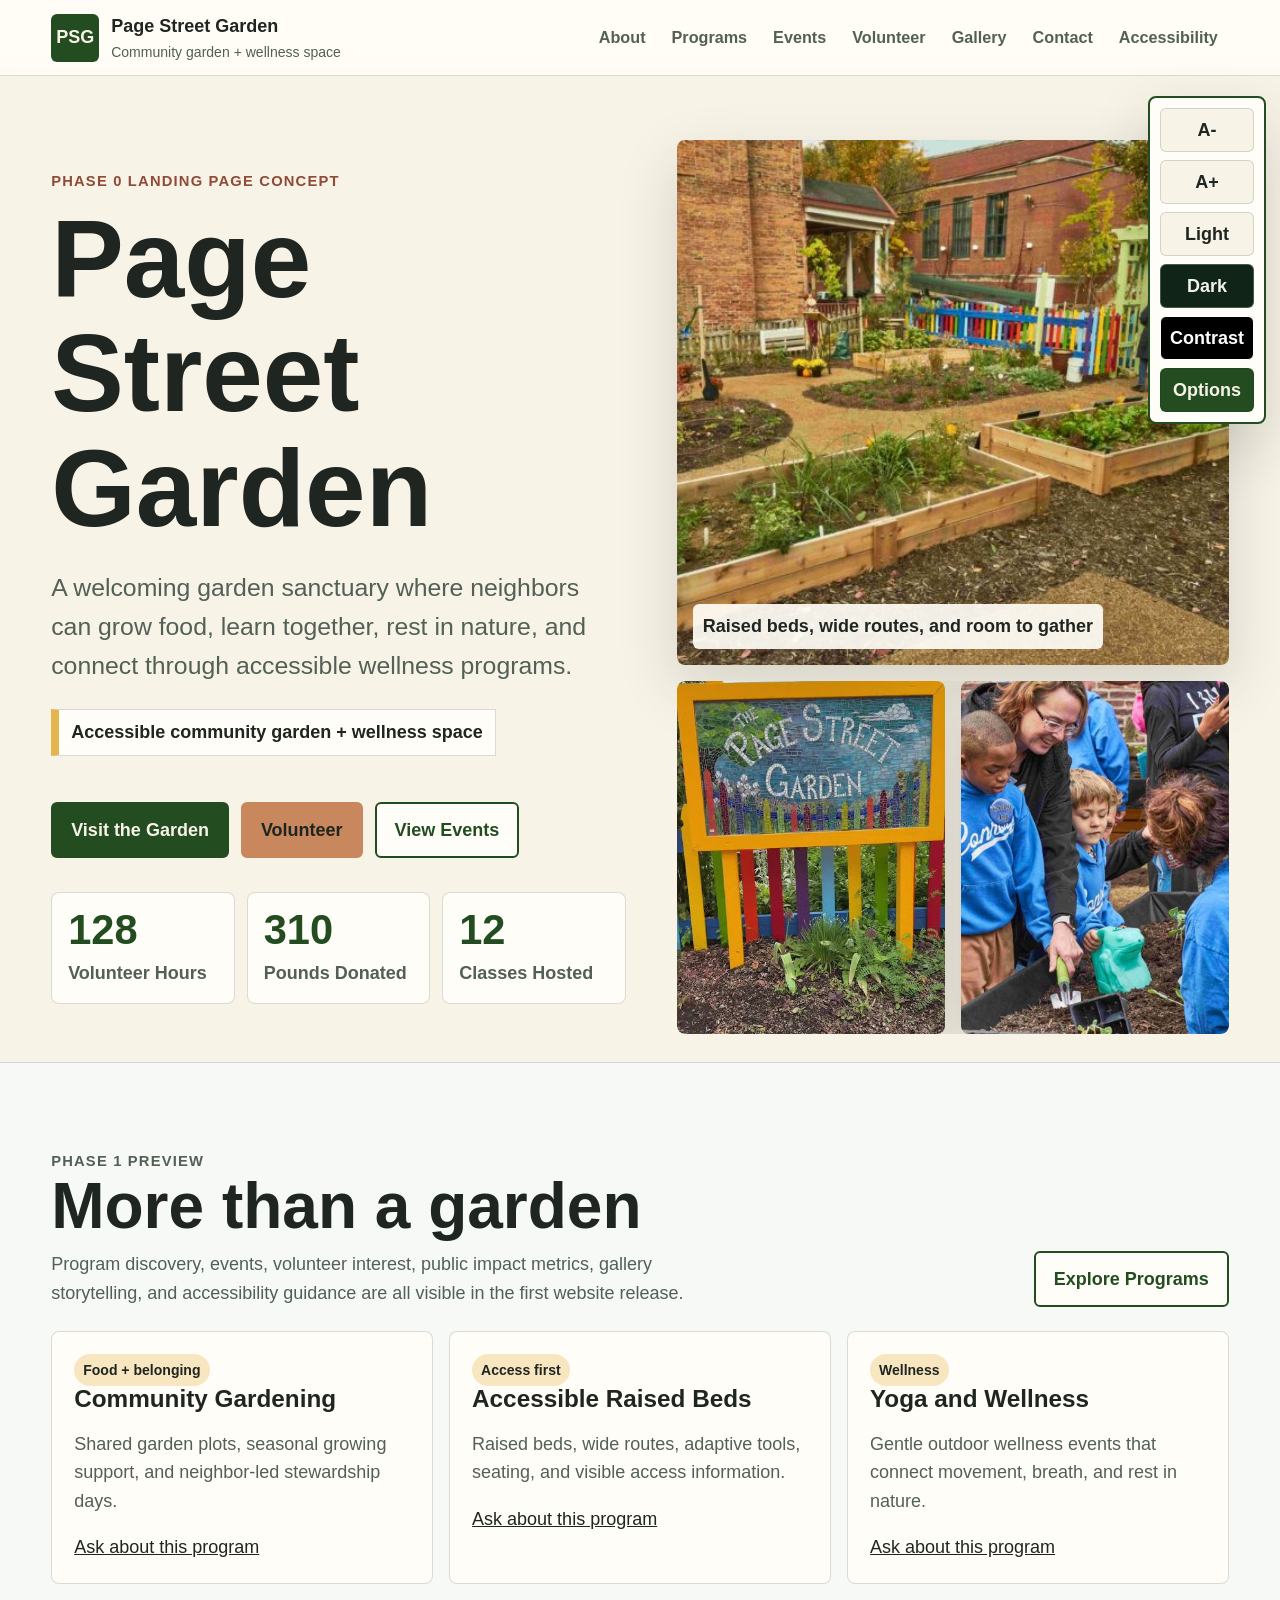
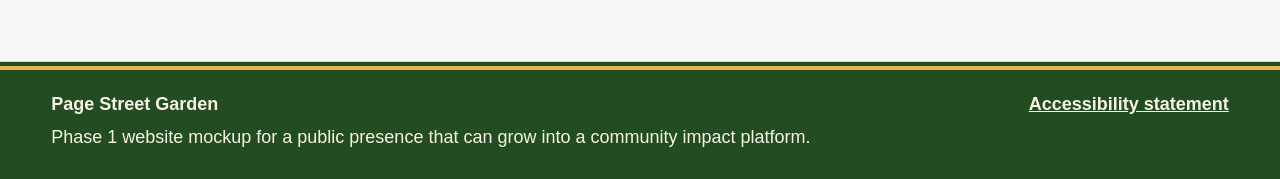
<file: index.html>
<!doctype html>
<html lang="en">
<head>
  <meta charset="utf-8">
  <meta name="viewport" content="width=device-width, initial-scale=1">
  <title>Page Street Garden | Accessible Community Garden + Wellness Space</title>
  <meta name="description" content="Phase 1 mockup for Page Street Garden, an accessible community garden and wellness space.">
  <link rel="stylesheet" href="/styles.css">
</head>
<body>
  <a class="skip-link" href="#main">Skip to main content</a>
  <header class="site-header">
    <a class="brand" href="/" data-link>
      <span class="brand-mark">PSG</span>
      <span>
        <strong>Page Street Garden</strong>
        <small>Community garden + wellness space</small>
      </span>
    </a>
    <nav class="nav" aria-label="Primary navigation">
      <a href="/about" data-link>About</a>
      <a href="/programs" data-link>Programs</a>
      <a href="/events" data-link>Events</a>
      <a href="/volunteer" data-link>Volunteer</a>
      <a href="/gallery" data-link>Gallery</a>
      <a href="/contact" data-link>Contact</a>
      <a href="/accessibility" data-link>Accessibility</a>
    </nav>
  </header>

  <main id="main" tabindex="-1"></main>

  <aside class="access-toolbar" aria-label="Accessibility toolbar">
    <button class="tool-button" type="button" data-size="minus" aria-label="A-, decrease text size">A-</button>
    <button class="tool-button" type="button" data-size="plus" aria-label="A+, increase text size">A+</button>
    <button class="tool-button" type="button" data-theme="light" aria-label="Light theme">Light</button>
    <button class="tool-button" type="button" data-theme="dark" aria-label="Dark theme">Dark</button>
    <button class="tool-button" type="button" data-theme="contrast" aria-label="Contrast theme">Contrast</button>
    <button class="tool-button wide" type="button" data-open-access>Options</button>
  </aside>

  <section class="access-drawer" id="accessDrawer" aria-labelledby="accessTitle" aria-hidden="true" hidden inert>
    <div class="drawer-head">
      <div>
        <p class="eyebrow">Accessibility options</p>
        <h2 id="accessTitle">Tune the visit</h2>
      </div>
      <button class="icon-button" type="button" data-close-access aria-label="X, close accessibility options">X</button>
    </div>
    <div class="drawer-grid">
      <button type="button" data-size="minus">A-</button>
      <button type="button" data-size="reset">A</button>
      <button type="button" data-size="plus">A+</button>
    </div>
    <label class="toggle-row"><input type="radio" name="theme" value="light" checked> Light mode</label>
    <label class="toggle-row"><input type="radio" name="theme" value="dark"> Dark mode</label>
    <label class="toggle-row"><input type="radio" name="theme" value="contrast"> High contrast</label>
    <button class="read-button" type="button" data-read>Read this page aloud</button>
    <p class="drawer-note">Keyboard focus is highlighted with a gold outline. Controls keep 44px minimum target sizing and work at enlarged text settings.</p>
  </section>

  <footer class="site-footer">
    <div>
      <strong>Page Street Garden</strong>
      <p>Phase 1 website mockup for a public presence that can grow into a community impact platform.</p>
    </div>
    <a href="/accessibility" data-link>Accessibility statement</a>
  </footer>

  <script src="/app.js"></script>
</body>
</html>
</file>
<file: styles.css>
:root {
  --bg: #f8f3e7;
  --surface: #fffdf7;
  --ink: #1f2521;
  --muted: #526056;
  --green: #234d20;
  --sage: #7a9b76;
  --gold: #e6b44c;
  --clay: #c8875d;
  --sky: #d8ecf2;
  --brick: #8f4b38;
  --border: rgba(31, 37, 33, .16);
  --shadow: 0 22px 60px rgba(31, 37, 33, .16);
  --font-scale: 1;
}

[data-theme="dark"] {
  --bg: #102418;
  --surface: #193424;
  --ink: #f4f1e8;
  --muted: #cbd8c6;
  --green: #f2c86b;
  --sage: #9dbb91;
  --gold: #f2c86b;
  --clay: #d69a73;
  --sky: #173545;
  --brick: #d69a73;
  --border: rgba(244, 241, 232, .24);
  --shadow: 0 22px 60px rgba(0, 0, 0, .32);
}

[data-theme="contrast"] {
  --bg: #000;
  --surface: #111;
  --ink: #fff;
  --muted: #fff;
  --green: #ffd84d;
  --sage: #fff;
  --gold: #ffd84d;
  --clay: #fff;
  --sky: #000;
  --brick: #ffd84d;
  --border: #fff;
  --shadow: none;
}

* { box-sizing: border-box; }

html { scroll-behavior: smooth; }

body {
  margin: 0;
  background: var(--bg);
  color: var(--ink);
  font-family: "Atkinson Hyperlegible", "Segoe UI", Arial, sans-serif;
  font-size: calc(18px * var(--font-scale));
  line-height: 1.58;
}

body.drawer-open { overflow: hidden; }

a { color: inherit; }

img {
  display: block;
  width: 100%;
  height: 100%;
  object-fit: cover;
}

button, input, textarea, select {
  font: inherit;
}

:focus-visible {
  outline: 4px solid var(--gold);
  outline-offset: 4px;
}

.skip-link {
  position: fixed;
  top: 12px;
  left: 12px;
  z-index: 50;
  padding: 10px 14px;
  background: var(--gold);
  color: #1f2521;
  transform: translateY(-160%);
  transition: transform .2s ease;
}

.skip-link:focus { transform: translateY(0); }

.site-header {
  position: sticky;
  top: 0;
  z-index: 20;
  display: flex;
  align-items: center;
  justify-content: space-between;
  gap: 18px;
  min-height: 76px;
  padding: 12px clamp(18px, 4vw, 52px);
  background: color-mix(in srgb, var(--surface), transparent 6%);
  border-bottom: 1px solid var(--border);
  backdrop-filter: blur(14px);
}

.brand {
  display: flex;
  align-items: center;
  gap: 12px;
  text-decoration: none;
  min-width: 230px;
}

.brand-mark {
  display: grid;
  place-items: center;
  width: 48px;
  height: 48px;
  border-radius: 6px;
  background: var(--green);
  color: var(--bg);
  font-weight: 900;
  letter-spacing: 0;
}

.brand strong,
.brand small { display: block; }

.brand small {
  color: var(--muted);
  font-size: .78em;
}

.nav {
  display: flex;
  align-items: center;
  justify-content: flex-end;
  gap: 4px;
  flex-wrap: wrap;
}

.nav a {
  min-height: 44px;
  display: inline-flex;
  align-items: center;
  padding: 8px 11px;
  border-radius: 6px;
  color: var(--muted);
  text-decoration: none;
  font-weight: 800;
  font-size: .9em;
}

.nav a[aria-current="page"],
.nav a:hover {
  background: var(--green);
  color: var(--bg);
}

main {
  min-height: 74vh;
}

.hero {
  min-height: calc(100vh - 76px);
  display: grid;
  grid-template-columns: minmax(0, 1.02fr) minmax(360px, .98fr);
  gap: clamp(22px, 4vw, 54px);
  align-items: stretch;
  padding: clamp(24px, 5vw, 64px) clamp(18px, 4vw, 52px) 28px;
}

.hero-copy {
  display: flex;
  flex-direction: column;
  justify-content: center;
  max-width: 760px;
}

.eyebrow {
  margin: 0 0 10px;
  color: var(--brick);
  font-size: .82em;
  font-weight: 900;
  letter-spacing: .08em;
  text-transform: uppercase;
}

h1, h2, h3 {
  margin: 0;
  line-height: 1.05;
}

h1 {
  max-width: 11ch;
  font-size: clamp(3.1rem, 8.5vw, 7.6rem);
  letter-spacing: 0;
}

.mission {
  max-width: 780px;
  margin: 22px 0 0;
  font-size: clamp(1.15rem, 2vw, 1.55rem);
  color: var(--muted);
}

.positioning {
  display: inline-flex;
  width: fit-content;
  margin-top: 24px;
  padding: 8px 12px;
  border: 1px solid var(--border);
  border-left: 8px solid var(--gold);
  background: var(--surface);
  font-weight: 900;
}

.cta-row {
  display: flex;
  flex-wrap: wrap;
  gap: 12px;
  margin-top: 28px;
}

.button {
  min-height: 48px;
  display: inline-flex;
  align-items: center;
  justify-content: center;
  gap: 10px;
  padding: 12px 18px;
  border: 2px solid var(--green);
  border-radius: 6px;
  background: var(--green);
  color: var(--bg);
  text-decoration: none;
  font-weight: 900;
  cursor: pointer;
}

.button.secondary {
  background: var(--surface);
  color: var(--green);
}

.button.warm {
  border-color: var(--clay);
  background: var(--clay);
  color: #1f2521;
}

.kpis {
  display: grid;
  grid-template-columns: repeat(3, minmax(0, 1fr));
  gap: 12px;
  margin-top: 34px;
}

.kpi-card {
  min-height: 112px;
  padding: 16px;
  border: 1px solid var(--border);
  border-radius: 8px;
  background: var(--surface);
}

.kpi-card strong {
  display: block;
  color: var(--green);
  font-size: clamp(1.7rem, 4vw, 2.6rem);
  line-height: 1;
}

.kpi-card span {
  display: block;
  margin-top: 8px;
  color: var(--muted);
  font-weight: 800;
}

.hero-media {
  display: grid;
  grid-template-rows: 1.1fr .74fr;
  gap: 16px;
  min-height: 590px;
}

.photo-frame {
  position: relative;
  overflow: hidden;
  border-radius: 8px;
  box-shadow: var(--shadow);
  background: var(--surface);
}

.photo-frame.small-grid {
  display: grid;
  grid-template-columns: 1fr 1fr;
  gap: 16px;
  box-shadow: none;
  background: transparent;
}

.photo-label {
  position: absolute;
  left: 16px;
  bottom: 16px;
  max-width: calc(100% - 32px);
  padding: 8px 10px;
  background: color-mix(in srgb, var(--surface), transparent 8%);
  color: var(--ink);
  border-radius: 6px;
  font-weight: 900;
}

.section {
  padding: clamp(42px, 6vw, 84px) clamp(18px, 4vw, 52px);
}

.section.alt {
  background: color-mix(in srgb, var(--surface), var(--sky) 24%);
  border-block: 1px solid var(--border);
}

.section-head {
  display: flex;
  justify-content: space-between;
  gap: 24px;
  align-items: end;
  margin-bottom: 24px;
}

.section-head h2,
.page-hero h1 {
  font-size: clamp(2.2rem, 5vw, 4.6rem);
}

.section-head p,
.page-hero p {
  max-width: 690px;
  color: var(--muted);
  margin: 10px 0 0;
}

.grid {
  display: grid;
  grid-template-columns: repeat(3, minmax(0, 1fr));
  gap: 16px;
}

.card {
  min-height: 220px;
  padding: 22px;
  border: 1px solid var(--border);
  border-radius: 8px;
  background: var(--surface);
}

.card h3 {
  font-size: 1.35em;
}

.card p {
  color: var(--muted);
}

.card .tag,
.event-tag {
  display: inline-flex;
  align-items: center;
  min-height: 32px;
  padding: 4px 9px;
  border-radius: 999px;
  background: color-mix(in srgb, var(--gold), transparent 68%);
  color: var(--ink);
  font-size: .78em;
  font-weight: 900;
}

.page-hero {
  min-height: 380px;
  display: grid;
  grid-template-columns: minmax(0, .9fr) minmax(320px, .62fr);
  gap: 28px;
  align-items: center;
  padding: clamp(42px, 6vw, 86px) clamp(18px, 4vw, 52px);
  background: linear-gradient(90deg, color-mix(in srgb, var(--surface), var(--sky) 26%), var(--bg));
  border-bottom: 1px solid var(--border);
}

.page-hero .photo-frame {
  min-height: 300px;
}

.split {
  display: grid;
  grid-template-columns: minmax(0, .85fr) minmax(320px, .55fr);
  gap: 18px;
  align-items: start;
}

.panel {
  padding: 22px;
  border: 1px solid var(--border);
  border-radius: 8px;
  background: var(--surface);
}

.timeline {
  display: grid;
  gap: 12px;
}

.timeline-item {
  display: grid;
  grid-template-columns: 110px 1fr auto;
  gap: 14px;
  align-items: center;
  padding: 18px;
  border: 1px solid var(--border);
  border-radius: 8px;
  background: var(--surface);
}

.date-box {
  display: grid;
  place-items: center;
  min-height: 84px;
  border-radius: 6px;
  background: var(--green);
  color: var(--bg);
  text-align: center;
  font-weight: 900;
}

.date-box span { display: block; }

.filter-row {
  display: flex;
  flex-wrap: wrap;
  gap: 8px;
  margin-bottom: 18px;
}

.chip {
  min-height: 40px;
  padding: 8px 12px;
  border: 1px solid var(--border);
  border-radius: 999px;
  background: var(--surface);
  color: var(--ink);
  cursor: pointer;
}

.chip.is-active {
  background: var(--green);
  color: var(--bg);
}

.form-grid {
  display: grid;
  grid-template-columns: 1fr 1fr;
  gap: 14px;
}

label {
  display: grid;
  gap: 6px;
  color: var(--muted);
  font-weight: 800;
}

input, textarea, select {
  min-height: 48px;
  width: 100%;
  padding: 10px 12px;
  border: 1px solid var(--border);
  border-radius: 6px;
  background: var(--bg);
  color: var(--ink);
}

textarea {
  min-height: 130px;
  resize: vertical;
}

.span-2 { grid-column: span 2; }

.gallery-grid {
  display: grid;
  grid-template-columns: 1.2fr .8fr .8fr;
  grid-auto-rows: minmax(220px, 30vw);
  gap: 16px;
}

.gallery-grid figure {
  position: relative;
  margin: 0;
  overflow: hidden;
  border-radius: 8px;
  background: var(--surface);
}

.gallery-grid figure:first-child { grid-row: span 2; }

figcaption {
  position: absolute;
  inset-inline: 12px;
  bottom: 12px;
  padding: 8px 10px;
  border-radius: 6px;
  background: color-mix(in srgb, var(--surface), transparent 8%);
  font-weight: 900;
}

.access-toolbar {
  position: fixed;
  z-index: 30;
  right: 14px;
  top: 96px;
  display: grid;
  gap: 8px;
  width: 118px;
  padding: 10px;
  border: 2px solid var(--green);
  border-radius: 8px;
  background: var(--surface);
  box-shadow: var(--shadow);
}

.tool-button,
.access-drawer button,
.icon-button {
  min-height: 44px;
  border: 1px solid var(--border);
  border-radius: 6px;
  background: var(--bg);
  color: var(--ink);
  font-weight: 900;
  cursor: pointer;
}

.tool-button.wide {
  background: var(--green);
  color: var(--bg);
}

.access-drawer {
  position: fixed;
  z-index: 40;
  top: 0;
  right: 0;
  width: min(420px, 100vw);
  height: 100vh;
  padding: 22px;
  background: var(--surface);
  color: var(--ink);
  border-left: 1px solid var(--border);
  box-shadow: var(--shadow);
  transform: translateX(110%);
  transition: transform .22s ease;
}

.access-drawer[hidden] {
  display: none;
}

.access-drawer.is-open {
  transform: translateX(0);
}

.drawer-head {
  display: flex;
  justify-content: space-between;
  gap: 14px;
  align-items: start;
}

.drawer-grid {
  display: grid;
  grid-template-columns: repeat(3, 1fr);
  gap: 8px;
  margin: 22px 0;
}

.toggle-row {
  display: flex;
  grid-template-columns: auto 1fr;
  align-items: center;
  gap: 10px;
  min-height: 48px;
  margin: 8px 0;
}

.toggle-row input {
  width: 22px;
  min-height: 22px;
}

.read-button {
  width: 100%;
  margin-top: 18px;
  background: var(--green) !important;
  color: var(--bg) !important;
}

.drawer-note {
  color: var(--muted);
  font-size: .9em;
}

.site-footer {
  display: flex;
  justify-content: space-between;
  gap: 20px;
  padding: 28px clamp(18px, 4vw, 52px);
  background: var(--green);
  color: var(--bg);
}

.site-footer p { margin: 4px 0 0; }

.site-footer a { font-weight: 900; }

.sr-status {
  position: fixed;
  left: -999px;
}

@media (max-width: 980px) {
  .site-header {
    position: relative;
    align-items: flex-start;
    flex-direction: column;
  }

  .nav {
    justify-content: flex-start;
  }

  .hero,
  .page-hero,
  .split {
    grid-template-columns: 1fr;
  }

  .hero-media {
    min-height: 520px;
  }

  .grid,
  .kpis {
    grid-template-columns: 1fr 1fr;
  }

  .timeline-item {
    grid-template-columns: 92px 1fr;
  }

  .timeline-item .button {
    grid-column: 1 / -1;
  }
}

@media (max-width: 680px) {
  .access-toolbar {
    top: auto;
    bottom: 12px;
    left: 12px;
    right: 12px;
    width: auto;
    grid-template-columns: repeat(3, minmax(0, 1fr));
  }

  .tool-button {
    padding-inline: 6px;
    font-size: .82em;
  }

  .hero {
    padding-bottom: 144px;
  }

  .hero-media {
    min-height: 420px;
  }

  .photo-frame.small-grid,
  .grid,
  .kpis,
  .form-grid,
  .gallery-grid {
    grid-template-columns: 1fr;
  }

  .gallery-grid figure:first-child {
    grid-row: auto;
  }

  .span-2 {
    grid-column: auto;
  }

  .site-footer {
    flex-direction: column;
    padding-bottom: 144px;
  }
}
</file>
